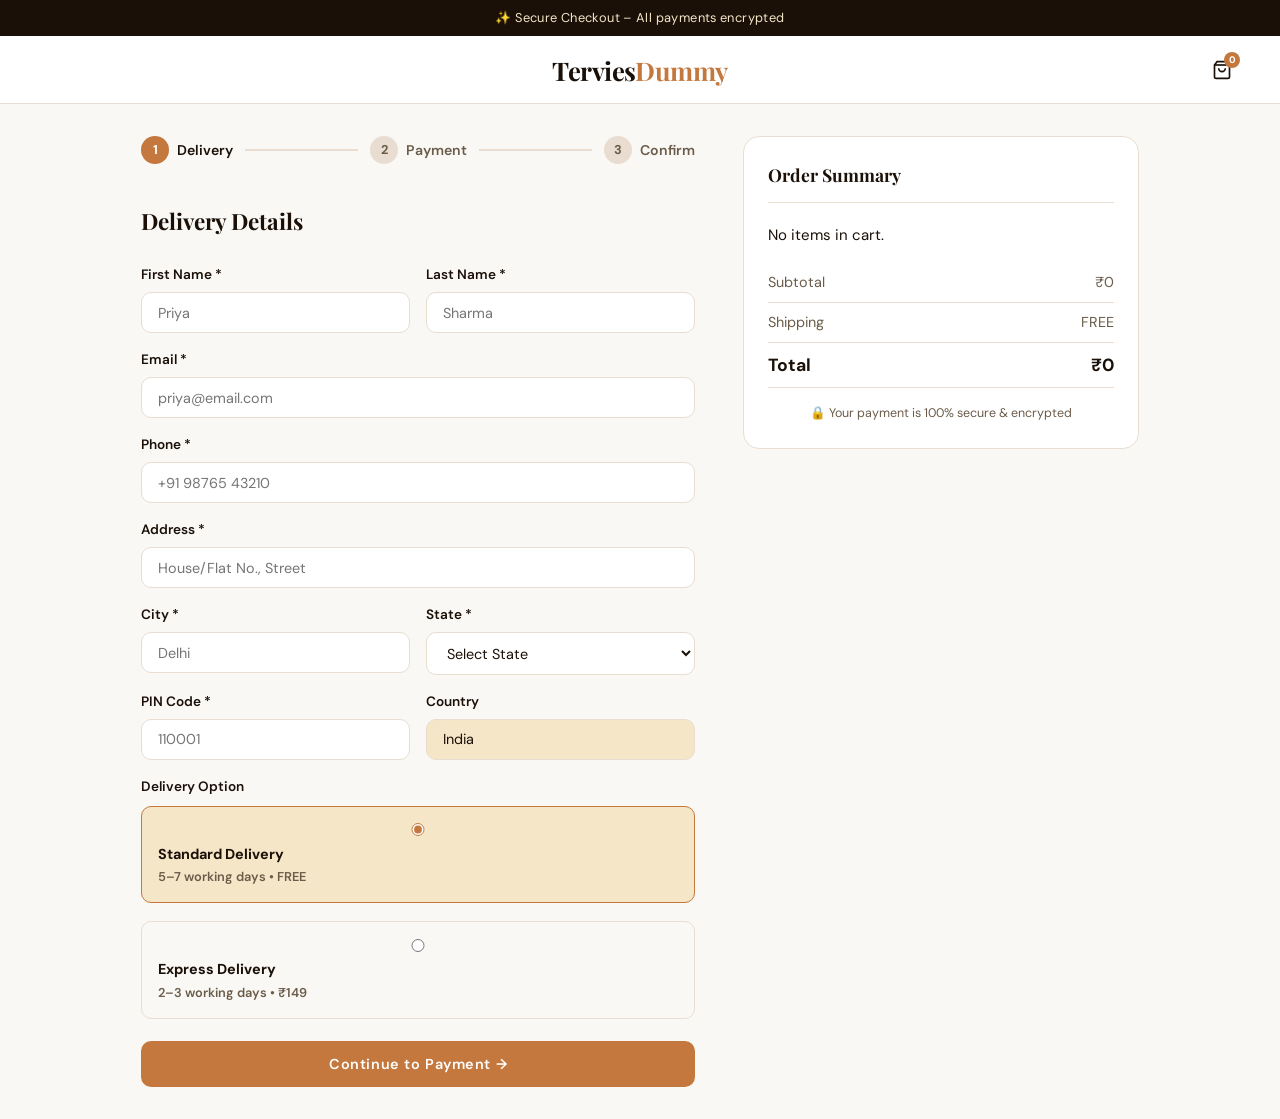
<file: checkout.html>
<!DOCTYPE html>
<html lang="en">
<head>
  <meta charset="UTF-8"/>
  <meta name="viewport" content="width=device-width, initial-scale=1.0"/>
  <title>Checkout – TerviesDummy</title>
  <link rel="stylesheet" href="style.css"/>
  <link href="https://fonts.googleapis.com/css2?family=Playfair+Display:ital,wght@0,400;0,600;0,700;1,400&family=DM+Sans:wght@300;400;500;600&display=swap" rel="stylesheet"/>
</head>
<body>
<div class="announce-bar"><p>✨ Secure Checkout – All payments encrypted</p></div>
<header class="navbar" id="navbar">
  <div class="nav-left"></div>
  <a href="index.html" class="logo">Tervies<span>Dummy</span></a>
  <div class="nav-right">
    <button class="icon-btn cart-btn" onclick="toggleCart()"><svg width="20" height="20" fill="none" stroke="currentColor" stroke-width="2" viewBox="0 0 24 24"><path d="M6 2L3 6v14a2 2 0 0 0 2 2h14a2 2 0 0 0 2-2V6l-3-4z"/><line x1="3" y1="6" x2="21" y2="6"/><path d="M16 10a4 4 0 0 1-8 0"/></svg><span class="badge" id="cartBadge">0</span></button>
  </div>
</header>

<div class="checkout-layout">
  <!-- LEFT: FORM -->
  <div class="checkout-form-col">
    <!-- STEPS -->
    <div class="checkout-steps">
      <div class="step active" id="step1btn"><span>1</span> Delivery</div>
      <div class="step-line"></div>
      <div class="step" id="step2btn"><span>2</span> Payment</div>
      <div class="step-line"></div>
      <div class="step" id="step3btn"><span>3</span> Confirm</div>
    </div>

    <!-- STEP 1: DELIVERY -->
    <div id="step1" class="checkout-step-content">
      <h2>Delivery Details</h2>
      <div class="form-row">
        <div class="form-group"><label>First Name *</label><input type="text" id="firstName" placeholder="Priya"/></div>
        <div class="form-group"><label>Last Name *</label><input type="text" id="lastName" placeholder="Sharma"/></div>
      </div>
      <div class="form-group"><label>Email *</label><input type="email" id="email" placeholder="priya@email.com"/></div>
      <div class="form-group"><label>Phone *</label><input type="tel" id="phone" placeholder="+91 98765 43210"/></div>
      <div class="form-group"><label>Address *</label><input type="text" id="address" placeholder="House/Flat No., Street"/></div>
      <div class="form-row">
        <div class="form-group"><label>City *</label><input type="text" id="city" placeholder="Delhi"/></div>
        <div class="form-group"><label>State *</label>
          <select id="state">
            <option value="">Select State</option>
            <option>Andhra Pradesh</option><option>Delhi</option><option>Gujarat</option><option>Karnataka</option>
            <option>Maharashtra</option><option>Rajasthan</option><option>Tamil Nadu</option><option>Uttar Pradesh</option><option>West Bengal</option>
          </select>
        </div>
      </div>
      <div class="form-row">
        <div class="form-group"><label>PIN Code *</label><input type="text" id="pin" placeholder="110001" maxlength="6"/></div>
        <div class="form-group"><label>Country</label><input type="text" value="India" readonly/></div>
      </div>
      <div class="form-group">
        <label>Delivery Option</label>
        <div class="delivery-options">
          <label class="delivery-opt selected"><input type="radio" name="delivery" value="standard" checked/><div><strong>Standard Delivery</strong><span>5–7 working days • FREE</span></div></label>
          <label class="delivery-opt"><input type="radio" name="delivery" value="express"/><div><strong>Express Delivery</strong><span>2–3 working days • ₹149</span></div></label>
        </div>
      </div>
      <button class="btn-primary" style="width:100%" onclick="goStep(2)">Continue to Payment →</button>
    </div>

    <!-- STEP 2: PAYMENT -->
    <div id="step2" class="checkout-step-content" style="display:none">
      <h2>Payment Method</h2>
      <div class="payment-options">
        <label class="pay-opt selected"><input type="radio" name="payment" value="upi" checked/><span>📱 UPI / PhonePe / GPay</span></label>
        <label class="pay-opt"><input type="radio" name="payment" value="card"/><span>💳 Credit / Debit Card</span></label>
        <label class="pay-opt"><input type="radio" name="payment" value="netbanking"/><span>🏦 Net Banking</span></label>
        <label class="pay-opt"><input type="radio" name="payment" value="cod"/><span>💵 Cash on Delivery</span></label>
      </div>

      <div id="upiForm" class="pay-form">
        <div class="form-group"><label>UPI ID</label><input type="text" placeholder="yourname@upi"/></div>
      </div>
      <div id="cardForm" class="pay-form" style="display:none">
        <div class="form-group"><label>Card Number</label><input type="text" placeholder="1234 5678 9012 3456" maxlength="19"/></div>
        <div class="form-row">
          <div class="form-group"><label>Expiry</label><input type="text" placeholder="MM/YY" maxlength="5"/></div>
          <div class="form-group"><label>CVV</label><input type="text" placeholder="123" maxlength="3"/></div>
        </div>
        <div class="form-group"><label>Name on Card</label><input type="text" placeholder="PRIYA SHARMA"/></div>
      </div>

      <div class="form-group" style="margin-top:1.5rem">
        <label>Coupon Code</label>
        <div style="display:flex;gap:.5rem">
          <input type="text" id="couponInput" placeholder="TERVIES10" style="flex:1"/>
          <button class="btn-outline" onclick="applyCoupon()">Apply</button>
        </div>
        <p id="couponMsg" style="font-size:.8rem;margin-top:.3rem"></p>
      </div>

      <div style="display:flex;gap:1rem;margin-top:1rem">
        <button class="btn-outline" onclick="goStep(1)">← Back</button>
        <button class="btn-primary" style="flex:1" onclick="goStep(3)">Review Order →</button>
      </div>
    </div>

    <!-- STEP 3: CONFIRM -->
    <div id="step3" class="checkout-step-content" style="display:none">
      <h2>Order Review</h2>
      <div class="confirm-section">
        <h4>Delivery To</h4>
        <p id="confirmAddr">—</p>
      </div>
      <div class="confirm-section">
        <h4>Items</h4>
        <div id="confirmItems"></div>
      </div>
      <div style="display:flex;gap:1rem;margin-top:1.5rem">
        <button class="btn-outline" onclick="goStep(2)">← Back</button>
        <button class="btn-primary" style="flex:1" onclick="placeOrder()">🔒 Place Order</button>
      </div>
    </div>

    <!-- SUCCESS -->
    <div id="orderSuccess" class="checkout-step-content" style="display:none;text-align:center;padding:3rem 1rem">
      <div style="font-size:4rem">🎉</div>
      <h2>Order Placed Successfully!</h2>
      <p>Your order <strong id="orderNumber"></strong> has been placed. You'll receive a confirmation email shortly.</p>
      <a href="collection.html" class="btn-primary" style="display:inline-block;margin-top:1.5rem">Continue Shopping</a>
    </div>
  </div>

  <!-- RIGHT: ORDER SUMMARY -->
  <div class="checkout-summary-col">
    <h3>Order Summary</h3>
    <div id="checkoutItems"></div>
    <div class="summary-lines">
      <div><span>Subtotal</span><span id="summarySubtotal">₹0</span></div>
      <div><span>Shipping</span><span id="summaryShipping">FREE</span></div>
      <div id="summaryDiscountRow" style="display:none;color:#27ae60"><span>Discount</span><span id="summaryDiscount">-₹0</span></div>
      <div class="summary-total"><span>Total</span><span id="summaryTotal">₹0</span></div>
    </div>
    <p class="secure-note">🔒 Your payment is 100% secure & encrypted</p>
  </div>
</div>

<div class="toast" id="toast"></div>
<script src="data.js"></script>
<script src="app.js"></script>
<script>
  window.addEventListener('DOMContentLoaded', () => { initCheckout(); });
</script>
</body>
</html>
</file>
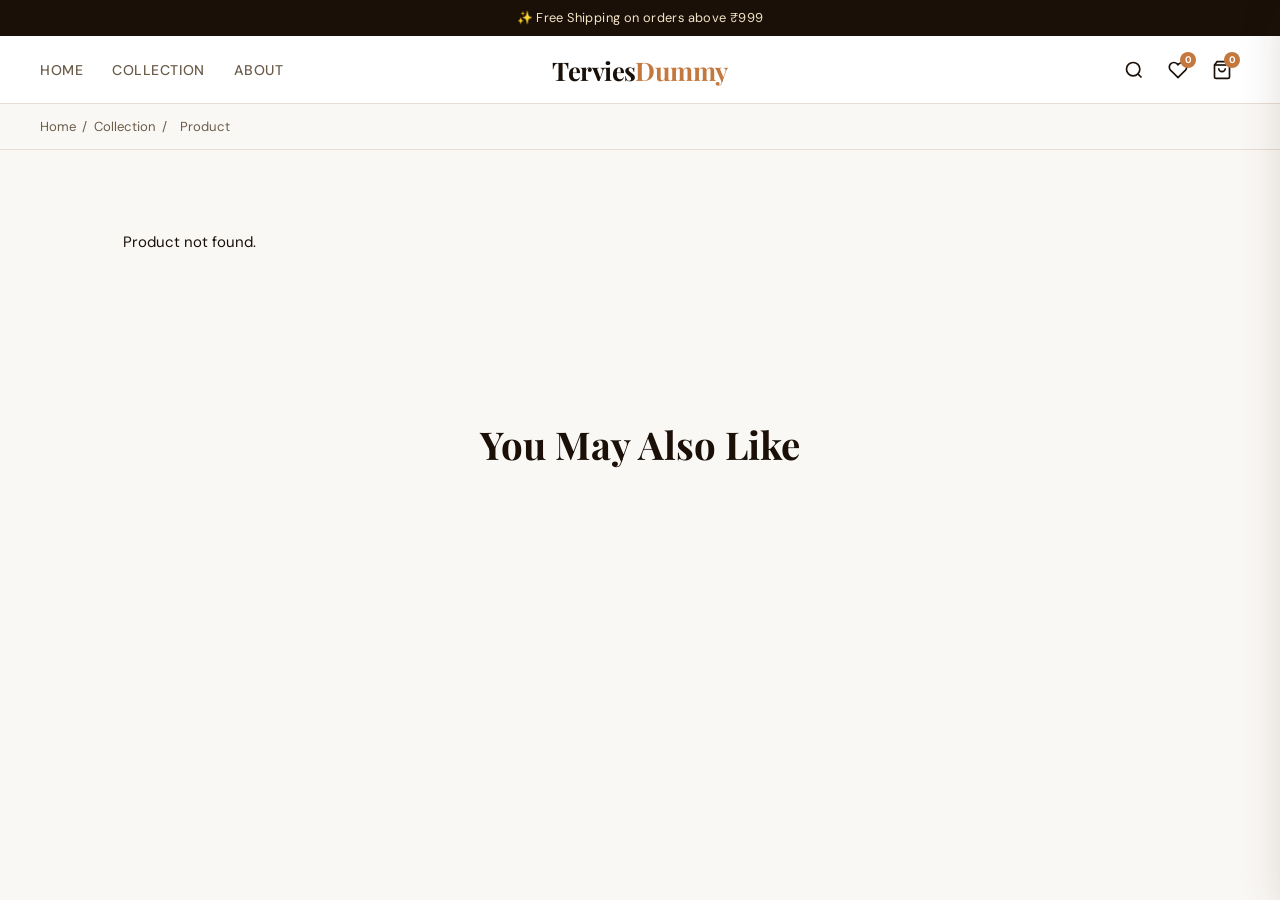
<file: product.html>
<!DOCTYPE html>
<html lang="en">
<head>
  <meta charset="UTF-8"/>
  <meta name="viewport" content="width=device-width, initial-scale=1.0"/>
  <title>Product – TerviesDummy</title>
  <link rel="stylesheet" href="style.css"/>
  <link href="https://fonts.googleapis.com/css2?family=Playfair+Display:ital,wght@0,400;0,600;0,700;1,400&family=DM+Sans:wght@300;400;500;600&display=swap" rel="stylesheet"/>
</head>
<body>
<div class="announce-bar"><p>✨ Free Shipping on orders above ₹999</p></div>
<header class="navbar" id="navbar">
  <div class="nav-left">
    <button class="hamburger" id="hamburger"><span></span><span></span><span></span></button>
    <nav class="nav-links" id="navLinks">
      <a href="index.html">Home</a><a href="collection.html">Collection</a><a href="index.html#about">About</a>
    </nav>
  </div>
  <a href="index.html" class="logo">Tervies<span>Dummy</span></a>
  <div class="nav-right">
    <button class="icon-btn" id="searchToggle"><svg width="20" height="20" fill="none" stroke="currentColor" stroke-width="2" viewBox="0 0 24 24"><circle cx="11" cy="11" r="8"/><line x1="21" y1="21" x2="16.65" y2="16.65"/></svg></button>
    <button class="icon-btn" onclick="location.href='wishlist.html'"><svg width="20" height="20" fill="none" stroke="currentColor" stroke-width="2" viewBox="0 0 24 24"><path d="M20.84 4.61a5.5 5.5 0 0 0-7.78 0L12 5.67l-1.06-1.06a5.5 5.5 0 0 0-7.78 7.78l1.06 1.06L12 21.23l7.78-7.78 1.06-1.06a5.5 5.5 0 0 0 0-7.78z"/></svg><span class="badge" id="wishBadge">0</span></button>
    <button class="icon-btn cart-btn" onclick="toggleCart()"><svg width="20" height="20" fill="none" stroke="currentColor" stroke-width="2" viewBox="0 0 24 24"><path d="M6 2L3 6v14a2 2 0 0 0 2 2h14a2 2 0 0 0 2-2V6l-3-4z"/><line x1="3" y1="6" x2="21" y2="6"/><path d="M16 10a4 4 0 0 1-8 0"/></svg><span class="badge" id="cartBadge">0</span></button>
  </div>
</header>
<div class="search-overlay" id="searchOverlay">
  <div class="search-box"><input type="text" id="searchInput" placeholder="Search…" oninput="liveSearch(this.value)"/><button onclick="closeSearch()">✕</button></div>
  <div class="search-results" id="searchResults"></div>
</div>
<div class="breadcrumb"><a href="index.html">Home</a><span>/</span><a href="collection.html">Collection</a><span>/</span><span id="pdpBreadcrumb">Product</span></div>

<!-- PRODUCT DETAIL -->
<div class="pdp-layout" id="pdpLayout">
  <div class="pdp-images" id="pdpImages">
    <div class="pdp-thumbnails" id="pdpThumbs"></div>
    <div class="pdp-main-img">
      <img id="pdpMainImg" src="" alt="Product"/>
      <button class="pdp-wish-btn" id="pdpWishBtn" onclick="toggleWishFromPDP()">♡</button>
    </div>
  </div>
  <div class="pdp-info">
    <span class="pdp-badge" id="pdpBadge"></span>
    <h1 id="pdpName"></h1>
    <div class="pdp-rating" id="pdpRating"></div>
    <div class="pdp-price" id="pdpPrice"></div>
    <p class="pdp-desc" id="pdpDesc"></p>

    <div class="pdp-meta" id="pdpMeta"></div>

    <div class="pdp-size-section">
      <div class="size-header"><span>Select Size</span><a href="#" class="size-guide-link">Size Guide</a></div>
      <div class="size-options" id="sizeOptions"></div>
    </div>

    <div class="pdp-qty">
      <span>Quantity:</span>
      <div class="qty-control">
        <button onclick="changeQty(-1)">−</button>
        <span id="pdpQty">1</span>
        <button onclick="changeQty(1)">+</button>
      </div>
    </div>

    <div class="pdp-actions">
      <button class="btn-primary pdp-cart-btn" onclick="addToPDPCart()">Add to Cart</button>
      <button class="btn-outline pdp-wish-action" id="pdpWishAction" onclick="toggleWishFromPDP()">♡ Wishlist</button>
    </div>
    <button class="btn-buy-now" onclick="buyNow()">Buy Now</button>

    <div class="pdp-guarantees">
      <div><span>🚚</span> Free shipping on this order</div>
      <div><span>🔄</span> 7-day easy returns</div>
      <div><span>🔒</span> Secure payment</div>
    </div>

    <div class="pdp-accordion">
      <div class="acc-item">
        <button class="acc-head" onclick="toggleAcc(this)">Product Details <span>+</span></button>
        <div class="acc-body" id="pdpDetails"></div>
      </div>
      <div class="acc-item">
        <button class="acc-head" onclick="toggleAcc(this)">Shipping & Returns <span>+</span></button>
        <div class="acc-body"><p>We offer free shipping on all orders above ₹999. Standard delivery takes 5–7 working days. Express delivery (2–3 days) available for ₹149 extra.</p><p>Returns accepted within 7 days of delivery. Item must be unworn and in original packaging.</p></div>
      </div>
      <div class="acc-item">
        <button class="acc-head" onclick="toggleAcc(this)">Care Instructions <span>+</span></button>
        <div class="acc-body"><p>Dry clean recommended. Do not bleach. Store in a cool, dry place. Keep away from direct sunlight to preserve colour vibrancy.</p></div>
      </div>
    </div>
  </div>
</div>

<!-- RELATED PRODUCTS -->
<section class="section">
  <div class="section-header"><h2>You May Also Like</h2></div>
  <div class="products-grid" id="relatedGrid"></div>
</section>

<!-- CART SIDEBAR -->
<div class="cart-overlay" id="cartOverlay" onclick="toggleCart()"></div>
<div class="cart-sidebar" id="cartSidebar">
  <div class="cart-header"><h3>Your Cart (<span id="cartCount">0</span>)</h3><button onclick="toggleCart()">✕</button></div>
  <div class="cart-items" id="cartItems"><div class="cart-empty"><p>🛍️ Your cart is empty</p></div></div>
  <div class="cart-footer" id="cartFooter" style="display:none">
    <div class="cart-total"><span>Total:</span><strong id="cartTotal">₹0</strong></div>
    <a href="checkout.html" class="btn-primary" style="width:100%;text-align:center;display:block">Proceed to Checkout</a>
    <button class="btn-outline" style="width:100%;margin-top:.5rem" onclick="clearCart()">Clear Cart</button>
  </div>
</div>
<div class="toast" id="toast"></div>
<script src="data.js"></script>
<script src="app.js"></script>
<script>
  window.addEventListener('DOMContentLoaded', () => {
    const params = new URLSearchParams(window.location.search);
    const id = parseInt(params.get('id'));
    loadPDP(id);
  });
</script>
</body>
</html>
</file>
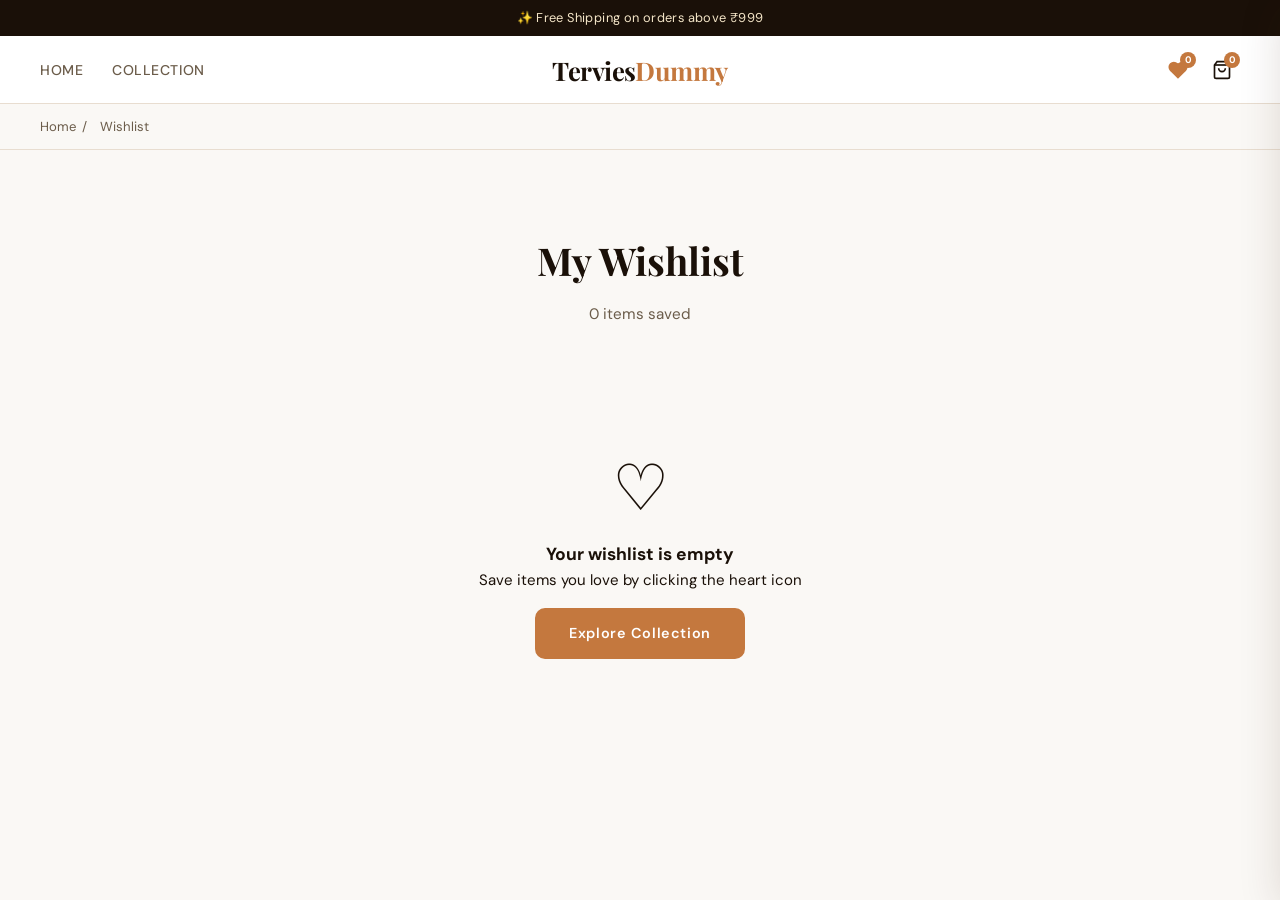
<file: wishlist.html>
<!DOCTYPE html>
<html lang="en">
<head>
  <meta charset="UTF-8"/>
  <meta name="viewport" content="width=device-width, initial-scale=1.0"/>
  <title>Wishlist – TerviesDummy</title>
  <link rel="stylesheet" href="style.css"/>
  <link href="https://fonts.googleapis.com/css2?family=Playfair+Display:ital,wght@0,400;0,600;0,700;1,400&family=DM+Sans:wght@300;400;500;600&display=swap" rel="stylesheet"/>
</head>
<body>
<div class="announce-bar"><p>✨ Free Shipping on orders above ₹999</p></div>
<header class="navbar" id="navbar">
  <div class="nav-left">
    <button class="hamburger" id="hamburger"><span></span><span></span><span></span></button>
    <nav class="nav-links" id="navLinks">
      <a href="index.html">Home</a><a href="collection.html">Collection</a>
    </nav>
  </div>
  <a href="index.html" class="logo">Tervies<span>Dummy</span></a>
  <div class="nav-right">
    <button class="icon-btn" onclick="location.href='wishlist.html'" style="color:var(--accent)">
      <svg width="20" height="20" fill="currentColor" stroke="currentColor" stroke-width="2" viewBox="0 0 24 24"><path d="M20.84 4.61a5.5 5.5 0 0 0-7.78 0L12 5.67l-1.06-1.06a5.5 5.5 0 0 0-7.78 7.78l1.06 1.06L12 21.23l7.78-7.78 1.06-1.06a5.5 5.5 0 0 0 0-7.78z"/></svg>
      <span class="badge" id="wishBadge">0</span>
    </button>
    <button class="icon-btn cart-btn" onclick="toggleCart()">
      <svg width="20" height="20" fill="none" stroke="currentColor" stroke-width="2" viewBox="0 0 24 24"><path d="M6 2L3 6v14a2 2 0 0 0 2 2h14a2 2 0 0 0 2-2V6l-3-4z"/><line x1="3" y1="6" x2="21" y2="6"/><path d="M16 10a4 4 0 0 1-8 0"/></svg>
      <span class="badge" id="cartBadge">0</span>
    </button>
  </div>
</header>

<div class="breadcrumb"><a href="index.html">Home</a><span>/</span><span>Wishlist</span></div>

<section class="section">
  <div class="section-header">
    <h2>My Wishlist</h2>
    <p id="wishlistCount">0 items saved</p>
  </div>
  <div id="wishlistEmpty" style="text-align:center;padding:4rem;display:none">
    <div style="font-size:4rem">♡</div>
    <h3>Your wishlist is empty</h3>
    <p>Save items you love by clicking the heart icon</p>
    <a href="collection.html" class="btn-primary" style="display:inline-block;margin-top:1rem">Explore Collection</a>
  </div>
  <div class="products-grid" id="wishlistGrid"></div>
  <div id="wishlistActions" style="display:none;text-align:center;margin-top:2rem">
    <button class="btn-primary" onclick="addAllWishToCart()">Add All to Cart</button>
    <button class="btn-outline" style="margin-left:1rem" onclick="clearWishlist()">Clear Wishlist</button>
  </div>
</section>

<div class="cart-overlay" id="cartOverlay" onclick="toggleCart()"></div>
<div class="cart-sidebar" id="cartSidebar">
  <div class="cart-header"><h3>Your Cart (<span id="cartCount">0</span>)</h3><button onclick="toggleCart()">✕</button></div>
  <div class="cart-items" id="cartItems"><div class="cart-empty"><p>🛍️ Your cart is empty</p></div></div>
  <div class="cart-footer" id="cartFooter" style="display:none">
    <div class="cart-total"><span>Total:</span><strong id="cartTotal">₹0</strong></div>
    <a href="checkout.html" class="btn-primary" style="width:100%;text-align:center;display:block">Proceed to Checkout</a>
    <button class="btn-outline" style="width:100%;margin-top:.5rem" onclick="clearCart()">Clear Cart</button>
  </div>
</div>
<div class="toast" id="toast"></div>
<script src="data.js"></script>
<script src="app.js"></script>
<script>window.addEventListener('DOMContentLoaded', renderWishlistPage);</script>
</body>
</html>
</file>
<file: style.css>
/* ============================================================
   TerviesDummy – Complete Stylesheet
   ============================================================ */

:root {
  --bg: #faf8f5;
  --surface: #ffffff;
  --text: #1a1008;
  --text-muted: #6b5c4a;
  --accent: #c4783e;
  --accent-dark: #9e5c28;
  --accent-light: #f5e6c8;
  --gold: #d4af72;
  --border: #e8ddd0;
  --shadow: 0 2px 20px rgba(60,30,10,0.08);
  --shadow-lg: 0 8px 40px rgba(60,30,10,0.14);
  --radius: 10px;
  --radius-lg: 16px;
  --nav-h: 68px;
  --font-display: 'Playfair Display', Georgia, serif;
  --font-body: 'DM Sans', sans-serif;
  --transition: 0.25s ease;
}

*, *::before, *::after { box-sizing: border-box; margin: 0; padding: 0; }

html { scroll-behavior: smooth; }

body {
  font-family: var(--font-body);
  background: var(--bg);
  color: var(--text);
  font-size: 15px;
  line-height: 1.6;
  overflow-x: hidden;
}

img { display: block; max-width: 100%; object-fit: cover; }
a { text-decoration: none; color: inherit; }
button { cursor: pointer; border: none; background: none; font-family: inherit; }
input, select, textarea { font-family: inherit; }

/* ── ANNOUNCE BAR ─────────────────────────────────────────── */
.announce-bar {
  background: var(--text);
  color: #f5e6c8;
  text-align: center;
  padding: .5rem 1rem;
  font-size: .8rem;
  letter-spacing: .03em;
}
.announce-bar strong { color: var(--gold); }

/* ── NAVBAR ───────────────────────────────────────────────── */
.navbar {
  position: sticky;
  top: 0;
  z-index: 100;
  display: flex;
  align-items: center;
  justify-content: space-between;
  padding: 0 2.5rem;
  height: var(--nav-h);
  background: var(--surface);
  border-bottom: 1px solid var(--border);
  transition: box-shadow var(--transition);
}
.navbar.scrolled { box-shadow: var(--shadow-lg); }

.nav-left { display: flex; align-items: center; gap: 2rem; flex: 1; }
.nav-right { display: flex; align-items: center; gap: .5rem; flex: 1; justify-content: flex-end; }

.logo {
  font-family: var(--font-display);
  font-size: 1.6rem;
  font-weight: 700;
  color: var(--text);
  letter-spacing: -.02em;
  position: absolute;
  left: 50%;
  transform: translateX(-50%);
}
.logo span { color: var(--accent); }

.nav-links { display: flex; gap: 1.8rem; }
.nav-links a {
  font-size: .88rem;
  font-weight: 500;
  color: var(--text-muted);
  letter-spacing: .04em;
  text-transform: uppercase;
  transition: color var(--transition);
  position: relative;
}
.nav-links a::after {
  content: '';
  position: absolute;
  bottom: -4px; left: 0;
  width: 0; height: 2px;
  background: var(--accent);
  transition: width var(--transition);
}
.nav-links a:hover, .nav-links a.active { color: var(--text); }
.nav-links a:hover::after, .nav-links a.active::after { width: 100%; }

.icon-btn {
  position: relative;
  padding: .5rem;
  border-radius: 50%;
  color: var(--text);
  transition: background var(--transition), color var(--transition);
  display: flex;
  align-items: center;
  justify-content: center;
}
.icon-btn:hover { background: var(--accent-light); color: var(--accent); }

.badge {
  position: absolute;
  top: 0; right: 0;
  background: var(--accent);
  color: #fff;
  font-size: .6rem;
  font-weight: 700;
  width: 16px; height: 16px;
  border-radius: 50%;
  display: flex; align-items: center; justify-content: center;
}

.hamburger { display: none; flex-direction: column; gap: 5px; padding: 6px; }
.hamburger span {
  display: block; width: 22px; height: 2px;
  background: var(--text);
  transition: all var(--transition);
}
.hamburger.open span:nth-child(1) { transform: translateY(7px) rotate(45deg); }
.hamburger.open span:nth-child(2) { opacity: 0; }
.hamburger.open span:nth-child(3) { transform: translateY(-7px) rotate(-45deg); }

/* ── SEARCH OVERLAY ───────────────────────────────────────── */
.search-overlay {
  position: fixed;
  inset: 0;
  background: rgba(26,16,8,.85);
  backdrop-filter: blur(8px);
  z-index: 500;
  display: none;
  flex-direction: column;
  align-items: center;
  padding-top: 8rem;
}
.search-overlay.active { display: flex; }

.search-box {
  display: flex;
  width: min(600px, 90vw);
  background: var(--surface);
  border-radius: var(--radius);
  overflow: hidden;
  box-shadow: var(--shadow-lg);
}
.search-box input {
  flex: 1; padding: 1rem 1.5rem;
  font-size: 1rem; border: none; outline: none;
  background: transparent;
}
.search-box button {
  padding: 0 1.5rem;
  font-size: 1.2rem;
  color: var(--text-muted);
  transition: color var(--transition);
}
.search-box button:hover { color: var(--accent); }

.search-results {
  width: min(600px, 90vw);
  background: var(--surface);
  border-radius: var(--radius);
  margin-top: .5rem;
  overflow: hidden;
  box-shadow: var(--shadow-lg);
}
.search-hit {
  display: flex; align-items: center; gap: 1rem;
  padding: .75rem 1.5rem;
  border-bottom: 1px solid var(--border);
  transition: background var(--transition);
}
.search-hit:hover { background: var(--accent-light); }
.search-hit img { width: 48px; height: 56px; border-radius: 6px; }
.search-hit strong { display: block; font-size: .9rem; }
.search-hit span { color: var(--accent); font-size: .85rem; font-weight: 600; }
.no-results { padding: 1rem 1.5rem; color: var(--text-muted); }

/* ── BREADCRUMB ───────────────────────────────────────────── */
.breadcrumb {
  padding: .75rem 2.5rem;
  font-size: .82rem;
  color: var(--text-muted);
  border-bottom: 1px solid var(--border);
}
.breadcrumb a:hover { color: var(--accent); }
.breadcrumb span { margin: 0 .4rem; }

/* ── HERO ─────────────────────────────────────────────────── */
.hero {
  position: relative;
  height: calc(100vh - var(--nav-h) - 2rem);
  min-height: 500px;
  overflow: hidden;
}
.hero-slides { height: 100%; }
.slide {
  position: absolute;
  inset: 0;
  display: flex;
  align-items: center;
  padding: 4rem 6vw;
  opacity: 0;
  transition: opacity .8s ease;
  gap: 3rem;
}
.slide.active { opacity: 1; }
.slide-content { flex: 1; max-width: 520px; z-index: 1; }
.slide-label {
  display: inline-block;
  background: rgba(255,255,255,.15);
  color: #f5e6c8;
  font-size: .78rem;
  font-weight: 600;
  letter-spacing: .12em;
  text-transform: uppercase;
  padding: .4rem 1rem;
  border-radius: 20px;
  margin-bottom: 1.2rem;
  border: 1px solid rgba(255,255,255,.2);
}
.slide-content h1 {
  font-family: var(--font-display);
  font-size: clamp(2.4rem, 5vw, 3.8rem);
  font-weight: 700;
  color: #f5e6c8;
  line-height: 1.1;
  margin-bottom: 1rem;
}
.slide-content h1 em {
  font-style: italic;
  color: var(--gold);
}
.slide-content p {
  color: rgba(245,230,200,.75);
  font-size: 1.05rem;
  margin-bottom: 2rem;
}
.hero-btns { display: flex; gap: 1rem; flex-wrap: wrap; }
.slide-img { flex: 1; max-width: 420px; }
.slide-img img {
  width: 100%; height: 480px;
  border-radius: var(--radius-lg);
  box-shadow: 0 20px 60px rgba(0,0,0,.3);
  object-position: top;
}

.slide-arrow {
  position: absolute;
  top: 50%; transform: translateY(-50%);
  background: rgba(255,255,255,.15);
  color: #fff;
  border: 1px solid rgba(255,255,255,.3);
  width: 48px; height: 48px;
  border-radius: 50%;
  font-size: 1.5rem;
  display: flex; align-items: center; justify-content: center;
  z-index: 10;
  transition: background var(--transition);
  backdrop-filter: blur(4px);
}
.slide-arrow:hover { background: rgba(255,255,255,.3); }
.slide-arrow.prev { left: 1.5rem; }
.slide-arrow.next { right: 1.5rem; }

.slide-dots {
  position: absolute;
  bottom: 1.5rem; left: 50%;
  transform: translateX(-50%);
  display: flex; gap: .6rem;
  z-index: 10;
}
.dot {
  width: 8px; height: 8px;
  border-radius: 50%;
  background: rgba(255,255,255,.4);
  transition: all var(--transition);
}
.dot.active {
  background: #fff;
  width: 24px;
  border-radius: 4px;
}

/* ── TRUST BAR ────────────────────────────────────────────── */
.trust-bar {
  display: flex;
  justify-content: center;
  gap: 3rem;
  padding: 1.5rem 2rem;
  background: var(--surface);
  border-bottom: 1px solid var(--border);
  flex-wrap: wrap;
}
.trust-item {
  display: flex; align-items: center; gap: .75rem;
}
.trust-item span { font-size: 1.6rem; }
.trust-item strong { display: block; font-size: .9rem; }
.trust-item p { font-size: .8rem; color: var(--text-muted); margin: 0; }

/* ── SECTIONS ─────────────────────────────────────────────── */
.section { padding: 5rem 4vw; }
.section.bg-light { background: var(--accent-light); }
.section-header { text-align: center; margin-bottom: 3rem; }
.section-header h2 {
  font-family: var(--font-display);
  font-size: clamp(1.8rem, 3vw, 2.6rem);
  font-weight: 700;
  margin-bottom: .6rem;
}
.section-header p { color: var(--text-muted); font-size: .95rem; }
.section-label {
  display: inline-block;
  color: var(--accent);
  font-size: .78rem;
  font-weight: 600;
  letter-spacing: .12em;
  text-transform: uppercase;
  margin-bottom: .75rem;
}

/* ── CATEGORY GRID ────────────────────────────────────────── */
.cat-grid {
  display: grid;
  grid-template-columns: 2fr 1fr 1fr;
  grid-template-rows: 200px 200px;
  gap: 1rem;
  max-width: 1200px;
  margin: 0 auto;
}
.cat-card {
  position: relative;
  overflow: hidden;
  border-radius: var(--radius);
  display: block;
}
.cat-card.big { grid-row: 1 / 3; }
.cat-card img {
  width: 100%; height: 100%;
  transition: transform .5s ease;
}
.cat-card:hover img { transform: scale(1.06); }
.cat-overlay {
  position: absolute;
  inset: 0;
  background: linear-gradient(to top, rgba(26,16,8,.7) 0%, transparent 60%);
  display: flex;
  flex-direction: column;
  align-items: center;
  justify-content: flex-end;
  padding: 1.2rem;
  text-align: center;
}
.cat-overlay span {
  font-family: var(--font-display);
  font-size: 1.3rem;
  font-weight: 700;
  color: #fff;
}
.cat-overlay em {
  font-style: normal;
  font-size: .78rem;
  color: rgba(255,255,255,.7);
}

/* ── PRODUCT CARDS ────────────────────────────────────────── */
.products-grid {
  display: grid;
  grid-template-columns: repeat(4, 1fr);
  gap: 1.5rem;
}
.products-grid.cols-2 { grid-template-columns: repeat(2, 1fr); }
.products-grid.cols-3 { grid-template-columns: repeat(3, 1fr); }
.products-grid.cols-4 { grid-template-columns: repeat(4, 1fr); }

.product-card {
  background: var(--surface);
  border-radius: var(--radius);
  overflow: hidden;
  border: 1px solid var(--border);
  transition: box-shadow var(--transition), transform var(--transition);
}
.product-card:hover {
  box-shadow: var(--shadow-lg);
  transform: translateY(-3px);
}

.product-img-wrap {
  position: relative;
  overflow: hidden;
  aspect-ratio: 3/4;
}
.product-img-wrap > a { display: block; width: 100%; height: 100%; }
.product-img-wrap img {
  width: 100%; height: 100%;
  transition: opacity var(--transition);
}
.hover-img {
  position: absolute;
  inset: 0;
  opacity: 0;
}
.product-card:hover .hover-img { opacity: 1; }
.product-card:hover .product-img-wrap > a > img:first-child { opacity: 0; }

.product-badge {
  position: absolute;
  top: .75rem; left: .75rem;
  background: var(--text);
  color: #f5e6c8;
  font-size: .68rem;
  font-weight: 700;
  letter-spacing: .06em;
  text-transform: uppercase;
  padding: .3rem .7rem;
  border-radius: 20px;
}
.product-disc {
  position: absolute;
  top: .75rem; right: .75rem;
  background: var(--accent);
  color: #fff;
  font-size: .68rem;
  font-weight: 700;
  padding: .3rem .6rem;
  border-radius: 20px;
}
.product-wish {
  position: absolute;
  bottom: 3rem; right: .75rem;
  background: rgba(255,255,255,.9);
  width: 34px; height: 34px;
  border-radius: 50%;
  font-size: 1rem;
  display: flex; align-items: center; justify-content: center;
  transition: all var(--transition);
  opacity: 0;
  color: var(--text);
}
.product-card:hover .product-wish { opacity: 1; }
.product-wish.active, .product-wish:hover { background: var(--accent); color: #fff; }

.product-quick {
  position: absolute;
  bottom: 0; left: 0; right: 0;
  background: rgba(26,16,8,.85);
  color: #f5e6c8;
  font-size: .78rem;
  font-weight: 600;
  letter-spacing: .06em;
  text-transform: uppercase;
  padding: .65rem;
  text-align: center;
  transform: translateY(100%);
  transition: transform var(--transition);
}
.product-card:hover .product-quick { transform: translateY(0); }

.product-info { padding: 1rem 1rem .75rem; }
.product-cat {
  font-size: .72rem;
  font-weight: 600;
  color: var(--accent);
  text-transform: uppercase;
  letter-spacing: .06em;
  display: block;
  margin-bottom: .25rem;
}
.product-info h3 {
  font-family: var(--font-display);
  font-size: .95rem;
  font-weight: 600;
  line-height: 1.3;
  margin-bottom: .4rem;
  display: -webkit-box;
  -webkit-line-clamp: 2;
  -webkit-box-orient: vertical;
  overflow: hidden;
}
.product-info h3:hover { color: var(--accent); }

.product-rating { display: flex; align-items: center; gap: .4rem; margin-bottom: .5rem; }
.stars { color: var(--gold); font-size: .85rem; }
.rev-count { font-size: .78rem; color: var(--text-muted); }

.product-price { display: flex; align-items: center; gap: .5rem; margin-bottom: .75rem; }
.price { font-size: 1.05rem; font-weight: 700; color: var(--text); }
.orig-price { font-size: .85rem; color: var(--text-muted); text-decoration: line-through; }

.product-add-cart {
  width: 100%;
  padding: .6rem;
  background: var(--text);
  color: #f5e6c8;
  border-radius: var(--radius);
  font-size: .82rem;
  font-weight: 600;
  letter-spacing: .04em;
  text-transform: uppercase;
  transition: background var(--transition);
}
.product-add-cart:hover { background: var(--accent); }

/* ── BUTTONS ──────────────────────────────────────────────── */
.btn-primary {
  display: inline-block;
  padding: .75rem 2rem;
  background: var(--accent);
  color: #fff;
  font-weight: 600;
  font-size: .9rem;
  letter-spacing: .04em;
  border-radius: var(--radius);
  transition: background var(--transition), transform var(--transition);
  border: 2px solid var(--accent);
  cursor: pointer;
}
.btn-primary:hover { background: var(--accent-dark); border-color: var(--accent-dark); transform: translateY(-1px); }

.btn-outline {
  display: inline-block;
  padding: .75rem 2rem;
  background: transparent;
  color: var(--text);
  font-weight: 600;
  font-size: .9rem;
  letter-spacing: .04em;
  border-radius: var(--radius);
  border: 2px solid var(--border);
  transition: all var(--transition);
  cursor: pointer;
}
.btn-outline:hover { border-color: var(--accent); color: var(--accent); }

.btn-link { background: none; border: none; color: var(--accent); text-decoration: underline; cursor: pointer; }

/* ── OFFER BANNER ─────────────────────────────────────────── */
.offer-banner {
  background: linear-gradient(135deg, #3d0c11 0%, #7b2d3a 60%, #c4783e 100%);
  padding: 4rem 6vw;
  display: flex;
  align-items: center;
  justify-content: space-between;
  gap: 3rem;
  flex-wrap: wrap;
}
.offer-content h3 {
  color: rgba(245,230,200,.7);
  font-size: .9rem;
  text-transform: uppercase;
  letter-spacing: .12em;
  margin-bottom: .5rem;
}
.offer-content h2 {
  font-family: var(--font-display);
  font-size: clamp(2rem, 5vw, 3.5rem);
  color: #f5e6c8;
  margin-bottom: .75rem;
}
.offer-content h2 span { color: var(--gold); }
.offer-content p { color: rgba(245,230,200,.75); margin-bottom: 1.5rem; }

.offer-countdown { display: flex; gap: 1.5rem; }
.countdown-box {
  background: rgba(255,255,255,.1);
  border: 1px solid rgba(255,255,255,.2);
  border-radius: var(--radius);
  padding: 1.2rem 1.5rem;
  text-align: center;
  min-width: 80px;
  backdrop-filter: blur(4px);
}
.countdown-box span {
  display: block;
  font-family: var(--font-display);
  font-size: 2.2rem;
  font-weight: 700;
  color: var(--gold);
  line-height: 1;
}
.countdown-box label {
  display: block;
  font-size: .72rem;
  color: rgba(245,230,200,.6);
  text-transform: uppercase;
  letter-spacing: .1em;
  margin-top: .3rem;
}

/* ── TESTIMONIALS ─────────────────────────────────────────── */
.testimonials {
  display: grid;
  grid-template-columns: repeat(3, 1fr);
  gap: 1.5rem;
  max-width: 1100px;
  margin: 0 auto;
}
.testi-card {
  background: var(--surface);
  border-radius: var(--radius);
  padding: 2rem;
  border: 1px solid var(--border);
  box-shadow: var(--shadow);
}
.testi-card .stars { color: var(--gold); font-size: 1.1rem; margin-bottom: 1rem; }
.testi-card p { color: var(--text-muted); font-size: .9rem; line-height: 1.7; margin-bottom: 1.2rem; }
.testi-author strong { display: block; font-weight: 600; }
.testi-author span { font-size: .82rem; color: var(--text-muted); }

/* ── ABOUT ────────────────────────────────────────────────── */
.about-grid {
  display: grid;
  grid-template-columns: 1fr 1fr;
  gap: 5rem;
  align-items: center;
  max-width: 1100px;
  margin: 0 auto;
}
.about-img img { border-radius: var(--radius-lg); height: 480px; width: 100%; }
.about-text h2 {
  font-family: var(--font-display);
  font-size: clamp(1.6rem, 2.5vw, 2.2rem);
  margin-bottom: 1.2rem;
}
.about-text p { color: var(--text-muted); margin-bottom: 1rem; line-height: 1.8; }
.about-text .btn-primary { margin-top: .5rem; }

/* ── INSTAGRAM ────────────────────────────────────────────── */
.insta-section { padding: 4rem 0; background: var(--surface); }
.insta-section .section-header { padding-bottom: 2rem; }
.insta-grid {
  display: grid;
  grid-template-columns: repeat(6, 1fr);
}
.insta-grid img {
  width: 100%; aspect-ratio: 1;
  filter: brightness(.95);
  transition: all .4s ease;
}
.insta-grid img:hover { filter: brightness(.75); transform: scale(1.03); z-index: 1; }

/* ── FOOTER ───────────────────────────────────────────────── */
.footer {
  background: var(--text);
  color: rgba(245,230,200,.7);
}
.footer-grid {
  display: grid;
  grid-template-columns: 2fr 1fr 1fr 1fr 1.5fr;
  gap: 3rem;
  padding: 4rem 4vw;
}
.footer-brand p { font-size: .88rem; line-height: 1.8; margin: 1rem 0 1.5rem; }
.social-links { display: flex; gap: 1rem; font-size: 1.2rem; }
.social-links a { transition: transform var(--transition); display: block; }
.social-links a:hover { transform: scale(1.2); }

.footer-col h4 {
  color: #f5e6c8;
  font-size: .85rem;
  font-weight: 700;
  text-transform: uppercase;
  letter-spacing: .1em;
  margin-bottom: 1rem;
}
.footer-col a, .footer-col p {
  display: block;
  font-size: .85rem;
  margin-bottom: .5rem;
  transition: color var(--transition);
}
.footer-col a:hover { color: var(--gold); }

.newsletter-form {
  display: flex;
  margin-top: .5rem;
}
.newsletter-form input {
  flex: 1;
  padding: .55rem .9rem;
  background: rgba(255,255,255,.08);
  border: 1px solid rgba(255,255,255,.15);
  border-right: none;
  border-radius: var(--radius) 0 0 var(--radius);
  color: #f5e6c8;
  font-size: .85rem;
}
.newsletter-form input::placeholder { color: rgba(245,230,200,.4); }
.newsletter-form button {
  padding: .55rem 1rem;
  background: var(--accent);
  color: #fff;
  font-weight: 700;
  border-radius: 0 var(--radius) var(--radius) 0;
  transition: background var(--transition);
}
.newsletter-form button:hover { background: var(--accent-dark); }

.footer-bottom {
  border-top: 1px solid rgba(255,255,255,.08);
  padding: 1.5rem 4vw;
  display: flex;
  align-items: center;
  justify-content: space-between;
  flex-wrap: wrap;
  gap: 1rem;
  font-size: .82rem;
}
.payment-icons { display: flex; gap: 1rem; font-size: .8rem; }

/* ── CART SIDEBAR ─────────────────────────────────────────── */
.cart-overlay {
  position: fixed; inset: 0;
  background: rgba(26,16,8,.5);
  z-index: 200;
  display: none;
}
.cart-overlay.active { display: block; }

.cart-sidebar {
  position: fixed;
  top: 0; right: 0;
  width: min(420px, 100vw);
  height: 100vh;
  background: var(--surface);
  z-index: 201;
  display: flex; flex-direction: column;
  transform: translateX(100%);
  transition: transform .35s ease;
  box-shadow: var(--shadow-lg);
}
.cart-sidebar.open { transform: translateX(0); }

.cart-header {
  display: flex; align-items: center; justify-content: space-between;
  padding: 1.5rem;
  border-bottom: 1px solid var(--border);
}
.cart-header h3 { font-family: var(--font-display); font-size: 1.1rem; }
.cart-header button { font-size: 1.2rem; color: var(--text-muted); padding: .3rem; }

.cart-items { flex: 1; overflow-y: auto; padding: 1rem; }
.cart-empty { text-align: center; padding: 3rem 1rem; }
.cart-empty p { font-size: 1.1rem; margin-bottom: 1rem; }

.cart-item {
  display: flex; gap: 1rem;
  padding: .75rem 0;
  border-bottom: 1px solid var(--border);
}
.cart-item img { width: 70px; height: 84px; border-radius: 6px; flex-shrink: 0; }
.cart-item-info { flex: 1; min-width: 0; }
.cart-item-info a { font-size: .9rem; font-weight: 600; display: block; margin-bottom: .2rem;
  white-space: nowrap; overflow: hidden; text-overflow: ellipsis; }
.cart-item-size { font-size: .78rem; color: var(--text-muted); display: block; margin-bottom: .5rem; }
.cart-item-bottom { display: flex; align-items: center; gap: .75rem; }
.cart-item-price { font-weight: 700; font-size: .9rem; }
.cart-remove { font-size: .8rem; color: var(--text-muted); margin-left: auto; transition: color var(--transition); }
.cart-remove:hover { color: #e74c3c; }

.cart-footer {
  padding: 1.5rem;
  border-top: 1px solid var(--border);
}
.cart-total {
  display: flex; justify-content: space-between;
  font-size: 1rem;
  margin-bottom: 1rem;
}
.cart-total strong { font-size: 1.2rem; }

/* ── QTY CONTROL ──────────────────────────────────────────── */
.qty-control {
  display: flex; align-items: center;
  border: 1px solid var(--border);
  border-radius: 6px;
  overflow: hidden;
}
.qty-control button {
  width: 32px; height: 32px;
  font-size: 1.1rem;
  display: flex; align-items: center; justify-content: center;
  transition: background var(--transition);
  color: var(--text);
}
.qty-control button:hover { background: var(--accent-light); }
.qty-control span { padding: 0 .75rem; font-weight: 600; min-width: 40px; text-align: center; }
.qty-control.small button { width: 26px; height: 26px; font-size: .9rem; }
.qty-control.small span { padding: 0 .5rem; min-width: 30px; font-size: .85rem; }

/* ── TOAST ────────────────────────────────────────────────── */
.toast {
  position: fixed;
  bottom: 2rem; right: 2rem;
  background: var(--text);
  color: #f5e6c8;
  padding: .9rem 1.5rem;
  border-radius: var(--radius);
  font-size: .9rem;
  font-weight: 500;
  box-shadow: var(--shadow-lg);
  z-index: 999;
  transform: translateY(100px);
  opacity: 0;
  transition: all .3s ease;
  max-width: 320px;
}
.toast.show { transform: translateY(0); opacity: 1; }

/* ── COLLECTION PAGE ──────────────────────────────────────── */
.collection-layout {
  display: flex;
  max-width: 1400px;
  margin: 0 auto;
  padding: 2rem;
  gap: 2rem;
  align-items: flex-start;
}

.filters-sidebar {
  width: 260px;
  flex-shrink: 0;
  background: var(--surface);
  border: 1px solid var(--border);
  border-radius: var(--radius);
  padding: 1.5rem;
  position: sticky;
  top: calc(var(--nav-h) + 2rem);
  max-height: calc(100vh - var(--nav-h) - 4rem);
  overflow-y: auto;
}

.filter-header {
  display: flex; align-items: center; justify-content: space-between;
  margin-bottom: 1.5rem;
  padding-bottom: 1rem;
  border-bottom: 1px solid var(--border);
}
.filter-header h3 { font-family: var(--font-display); font-size: 1.1rem; }
.clear-filters { font-size: .8rem; color: var(--accent); font-weight: 600; }

.filter-group { margin-bottom: 1.5rem; padding-bottom: 1.5rem; border-bottom: 1px solid var(--border); }
.filter-group:last-child { border-bottom: none; }
.filter-group h4 { font-size: .85rem; font-weight: 700; text-transform: uppercase; letter-spacing: .08em; margin-bottom: .75rem; }
.filter-group label {
  display: flex; align-items: center; gap: .5rem;
  font-size: .88rem; color: var(--text-muted);
  padding: .3rem 0; cursor: pointer;
  transition: color var(--transition);
}
.filter-group label:hover { color: var(--text); }
.filter-group input[type="checkbox"], .filter-group input[type="radio"] { accent-color: var(--accent); width: 14px; height: 14px; }

.color-swatches { display: flex; gap: .5rem; flex-wrap: wrap; }
.swatch {
  width: 28px; height: 28px;
  border-radius: 50%;
  cursor: pointer;
  transition: transform var(--transition), box-shadow var(--transition);
}
.swatch:hover, .swatch.selected { transform: scale(1.2); box-shadow: 0 0 0 3px var(--accent); }

.collection-main { flex: 1; min-width: 0; }

.collection-topbar {
  display: flex; align-items: center; justify-content: space-between;
  margin-bottom: 1.5rem;
  flex-wrap: wrap;
  gap: 1rem;
}
.collection-info h1 { font-family: var(--font-display); font-size: 1.6rem; }
.collection-info p { font-size: .85rem; color: var(--text-muted); }

.collection-controls { display: flex; align-items: center; gap: 1rem; }

.filter-toggle-btn {
  display: none;
  padding: .5rem 1rem;
  border: 1px solid var(--border);
  border-radius: var(--radius);
  font-size: .85rem;
  font-weight: 600;
}

.view-toggles { display: flex; gap: .25rem; }
.view-btn {
  width: 34px; height: 34px;
  border: 1px solid var(--border);
  border-radius: 6px;
  font-size: 1rem;
  display: flex; align-items: center; justify-content: center;
  transition: all var(--transition);
  color: var(--text-muted);
}
.view-btn.active, .view-btn:hover { background: var(--text); color: #f5e6c8; border-color: var(--text); }

#sortSelect {
  padding: .5rem .9rem;
  border: 1px solid var(--border);
  border-radius: var(--radius);
  background: var(--surface);
  font-size: .88rem;
  cursor: pointer;
  color: var(--text);
}

.active-filters { display: flex; flex-wrap: wrap; gap: .5rem; margin-bottom: 1rem; }
.filter-tag {
  display: flex; align-items: center; gap: .4rem;
  background: var(--accent-light);
  color: var(--accent);
  font-size: .78rem;
  font-weight: 600;
  padding: .3rem .75rem;
  border-radius: 20px;
}
.filter-tag button { color: var(--accent); font-size: .85rem; line-height: 1; }

.no-results-msg {
  grid-column: 1/-1;
  text-align: center;
  padding: 4rem;
  color: var(--text-muted);
}

.pagination {
  display: flex; justify-content: center; gap: .5rem;
  margin-top: 3rem;
}
.pagination button {
  width: 38px; height: 38px;
  border: 1px solid var(--border);
  border-radius: 6px;
  font-size: .88rem;
  font-weight: 600;
  transition: all var(--transition);
  color: var(--text);
}
.pagination button:hover, .pagination button.active {
  background: var(--accent);
  color: #fff;
  border-color: var(--accent);
}

/* ── PRODUCT DETAIL PAGE ──────────────────────────────────── */
.pdp-layout {
  display: grid;
  grid-template-columns: 1fr 1fr;
  gap: 4rem;
  padding: 3rem 4vw;
  max-width: 1200px;
  margin: 0 auto;
  align-items: flex-start;
}

.pdp-images { position: sticky; top: calc(var(--nav-h) + 2rem); }
.pdp-main-img {
  position: relative;
  border-radius: var(--radius-lg);
  overflow: hidden;
  aspect-ratio: 3/4;
  background: var(--accent-light);
}
.pdp-main-img img { width: 100%; height: 100%; object-fit: cover; }
.pdp-wish-btn {
  position: absolute; top: 1rem; right: 1rem;
  background: rgba(255,255,255,.9);
  width: 40px; height: 40px;
  border-radius: 50%;
  font-size: 1.2rem;
  display: flex; align-items: center; justify-content: center;
  box-shadow: var(--shadow);
  transition: all var(--transition);
}
.pdp-wish-btn:hover { background: var(--accent); color: #fff; }

.pdp-thumbnails {
  display: flex; gap: .75rem;
  margin-bottom: 1rem;
  overflow-x: auto;
}
.thumb {
  width: 72px; height: 88px;
  border-radius: 8px;
  object-fit: cover;
  cursor: pointer;
  border: 2px solid transparent;
  transition: border-color var(--transition);
  flex-shrink: 0;
}
.thumb.active { border-color: var(--accent); }

.pdp-badge {
  display: inline-block;
  background: var(--accent);
  color: #fff;
  font-size: .72rem;
  font-weight: 700;
  letter-spacing: .08em;
  text-transform: uppercase;
  padding: .3rem .8rem;
  border-radius: 20px;
  margin-bottom: .75rem;
}

.pdp-info h1 {
  font-family: var(--font-display);
  font-size: 1.9rem;
  font-weight: 700;
  line-height: 1.2;
  margin-bottom: .75rem;
}
.pdp-rating { display: flex; align-items: center; gap: .5rem; margin-bottom: 1rem; font-size: .9rem; }
.pdp-rating .stars { color: var(--gold); font-size: 1rem; }
.pdp-current-price { font-size: 1.8rem; font-weight: 700; }
.pdp-orig-price { font-size: 1.1rem; color: var(--text-muted); text-decoration: line-through; margin-left: .5rem; }
.pdp-disc { background: var(--accent-light); color: var(--accent); font-size: .82rem; font-weight: 700; padding: .25rem .6rem; border-radius: 4px; margin-left: .5rem; }
.pdp-price { margin-bottom: 1rem; }

.pdp-desc { color: var(--text-muted); line-height: 1.8; margin-bottom: 1.5rem; }

.pdp-meta {
  display: flex; gap: 1.5rem; flex-wrap: wrap;
  font-size: .85rem;
  color: var(--text-muted);
  padding: 1rem;
  background: var(--accent-light);
  border-radius: var(--radius);
  margin-bottom: 1.5rem;
}
.pdp-meta strong { color: var(--text); }

.pdp-size-section { margin-bottom: 1.5rem; }
.size-header { display: flex; align-items: center; justify-content: space-between; margin-bottom: .75rem; font-size: .9rem; font-weight: 600; }
.size-guide-link { color: var(--accent); font-size: .8rem; }
.size-options { display: flex; gap: .5rem; flex-wrap: wrap; }
.size-btn {
  padding: .45rem 1rem;
  border: 1.5px solid var(--border);
  border-radius: 6px;
  font-size: .85rem;
  font-weight: 500;
  transition: all var(--transition);
  color: var(--text);
}
.size-btn:hover, .size-btn.active { background: var(--text); color: #f5e6c8; border-color: var(--text); }

.pdp-qty { display: flex; align-items: center; gap: 1rem; margin-bottom: 1.5rem; font-size: .9rem; font-weight: 600; }

.pdp-actions { display: flex; gap: 1rem; margin-bottom: 1rem; }
.pdp-cart-btn { flex: 2; }
.pdp-wish-action { flex: 1; }
.pdp-wish-action.active { background: var(--accent-light); border-color: var(--accent); color: var(--accent); }

.btn-buy-now {
  display: block;
  width: 100%;
  padding: .85rem;
  background: var(--accent-light);
  color: var(--accent);
  font-weight: 700;
  font-size: .95rem;
  border: 2px solid var(--accent);
  border-radius: var(--radius);
  text-align: center;
  transition: all var(--transition);
  margin-bottom: 1.5rem;
  cursor: pointer;
}
.btn-buy-now:hover { background: var(--accent); color: #fff; }

.pdp-guarantees {
  display: flex; flex-direction: column; gap: .5rem;
  margin-bottom: 1.5rem;
  font-size: .85rem;
  color: var(--text-muted);
}
.pdp-guarantees span { margin-right: .4rem; }

.pdp-accordion { border: 1px solid var(--border); border-radius: var(--radius); overflow: hidden; }
.acc-item { border-bottom: 1px solid var(--border); }
.acc-item:last-child { border-bottom: none; }
.acc-head {
  width: 100%;
  display: flex; justify-content: space-between; align-items: center;
  padding: 1rem 1.2rem;
  font-weight: 600; font-size: .9rem;
  transition: background var(--transition);
}
.acc-head:hover { background: var(--accent-light); }
.acc-head span { font-size: 1.2rem; color: var(--accent); }
.acc-body { display: none; padding: 1rem 1.2rem; font-size: .88rem; color: var(--text-muted); line-height: 1.8; }
.acc-body p { margin-bottom: .5rem; }
.acc-body p:last-child { margin-bottom: 0; }
.acc-body strong { color: var(--text); }

/* ── CHECKOUT ─────────────────────────────────────────────── */
.checkout-layout {
  display: grid;
  grid-template-columns: 1.4fr 1fr;
  gap: 3rem;
  padding: 2rem 4vw;
  max-width: 1100px;
  margin: 0 auto;
  align-items: flex-start;
}

.checkout-steps {
  display: flex; align-items: center;
  margin-bottom: 2.5rem;
}
.step {
  display: flex; align-items: center; gap: .5rem;
  font-size: .88rem; font-weight: 600; color: var(--text-muted);
}
.step span {
  width: 28px; height: 28px;
  border-radius: 50%;
  background: var(--border);
  color: var(--text-muted);
  display: flex; align-items: center; justify-content: center;
  font-size: .8rem;
  font-weight: 700;
  transition: all var(--transition);
}
.step.active span { background: var(--accent); color: #fff; }
.step.active { color: var(--text); }
.step.done span { background: var(--text); color: #f5e6c8; }
.step-line { flex: 1; height: 2px; background: var(--border); margin: 0 .75rem; }

.checkout-step-content h2 { font-family: var(--font-display); font-size: 1.4rem; margin-bottom: 1.5rem; }
.form-row { display: grid; grid-template-columns: 1fr 1fr; gap: 1rem; }
.form-group { margin-bottom: 1rem; }
.form-group label { display: block; font-size: .85rem; font-weight: 600; margin-bottom: .4rem; }
.form-group input, .form-group select {
  width: 100%; padding: .65rem 1rem;
  border: 1.5px solid var(--border);
  border-radius: var(--radius);
  font-size: .9rem;
  transition: border-color var(--transition);
  background: var(--surface);
  color: var(--text);
}
.form-group input:focus, .form-group select:focus { outline: none; border-color: var(--accent); }
.form-group input[readonly] { background: var(--accent-light); }

.delivery-options { display: flex; flex-direction: column; gap: .75rem; margin-top: .5rem; }
.delivery-opt {
  display: flex; align-items: center; gap: 1rem;
  padding: .9rem 1rem;
  border: 1.5px solid var(--border);
  border-radius: var(--radius);
  cursor: pointer;
  transition: all var(--transition);
}
.delivery-opt.selected { border-color: var(--accent); background: var(--accent-light); }
.delivery-opt input { accent-color: var(--accent); }
.delivery-opt strong { display: block; font-size: .9rem; }
.delivery-opt span { font-size: .8rem; color: var(--text-muted); }

.payment-options { display: flex; flex-direction: column; gap: .75rem; margin-bottom: 1.5rem; }
.pay-opt {
  display: flex; align-items: center; gap: .75rem;
  padding: .8rem 1rem;
  border: 1.5px solid var(--border);
  border-radius: var(--radius);
  cursor: pointer;
  transition: all var(--transition);
  font-weight: 500;
}
.pay-opt.selected { border-color: var(--accent); background: var(--accent-light); }
.pay-opt input { accent-color: var(--accent); }
.pay-form { margin-bottom: 1rem; }

.checkout-summary-col {
  background: var(--surface);
  border: 1px solid var(--border);
  border-radius: var(--radius-lg);
  padding: 1.5rem;
  position: sticky;
  top: calc(var(--nav-h) + 2rem);
}
.checkout-summary-col h3 { font-family: var(--font-display); font-size: 1.1rem; margin-bottom: 1.2rem; padding-bottom: .8rem; border-bottom: 1px solid var(--border); }
.checkout-item {
  display: flex; align-items: center; gap: .75rem;
  padding: .6rem 0;
  border-bottom: 1px solid var(--border);
  font-size: .85rem;
}
.checkout-item img { width: 56px; height: 66px; border-radius: 6px; flex-shrink: 0; }
.checkout-item div { flex: 1; }
.checkout-item div strong { display: block; font-size: .85rem; margin-bottom: .2rem; }
.checkout-item div span { font-size: .78rem; color: var(--text-muted); }
.checkout-item > span { font-weight: 700; flex-shrink: 0; }

.summary-lines { margin-top: 1rem; }
.summary-lines > div {
  display: flex; justify-content: space-between;
  font-size: .9rem;
  padding: .5rem 0;
  border-bottom: 1px solid var(--border);
  color: var(--text-muted);
}
.summary-total {
  font-weight: 700 !important;
  font-size: 1.1rem !important;
  color: var(--text) !important;
}

.secure-note { font-size: .78rem; color: var(--text-muted); text-align: center; margin-top: 1rem; }

.confirm-section { margin-bottom: 1.5rem; }
.confirm-section h4 { font-size: .85rem; font-weight: 700; text-transform: uppercase; letter-spacing: .06em; color: var(--text-muted); margin-bottom: .75rem; }
.confirm-section p { font-size: .9rem; line-height: 1.8; }

/* ── WISHLIST PAGE ────────────────────────────────────────── */
#wishlistGrid.products-grid { grid-template-columns: repeat(4, 1fr); }

/* ── RESPONSIVE ───────────────────────────────────────────── */
@media (max-width: 1100px) {
  .products-grid { grid-template-columns: repeat(3, 1fr); }
  .testimonials { grid-template-columns: 1fr 1fr; }
  .footer-grid { grid-template-columns: 1fr 1fr; gap: 2rem; }
  .insta-grid { grid-template-columns: repeat(3, 1fr); }
  .about-grid { gap: 3rem; }
}

@media (max-width: 900px) {
  .cat-grid { grid-template-columns: 1fr 1fr; grid-template-rows: auto; }
  .cat-card.big { grid-row: auto; }
  .pdp-layout { grid-template-columns: 1fr; gap: 2rem; }
  .pdp-images { position: static; }
  .checkout-layout { grid-template-columns: 1fr; }
  .checkout-summary-col { position: static; order: -1; }
  .filters-sidebar { display: none; position: fixed; inset: 0; z-index: 300; border-radius: 0; max-height: 100vh; overflow-y: auto; }
  .filters-sidebar.open { display: block; }
  .filter-toggle-btn { display: block; }
  .view-toggles { display: none; }
}

@media (max-width: 768px) {
  .navbar { padding: 0 1.5rem; }
  .nav-links {
    display: none;
    position: fixed;
    top: calc(var(--nav-h) + 2rem);
    left: 0; right: 0;
    background: var(--surface);
    flex-direction: column;
    padding: 1.5rem 2rem;
    gap: .75rem;
    box-shadow: var(--shadow-lg);
    border-top: 1px solid var(--border);
    z-index: 99;
  }
  .nav-links.open { display: flex; }
  .hamburger { display: flex; }
  .hero { height: auto; min-height: 90vw; }
  .slide { flex-direction: column; padding: 2rem; text-align: center; gap: 1.5rem; justify-content: center; }
  .slide-img { max-width: 220px; }
  .slide-img img { height: 220px; }
  .trust-bar { gap: 1.5rem; justify-content: flex-start; overflow-x: auto; flex-wrap: nowrap; padding: 1rem 1.5rem; }
  .products-grid { grid-template-columns: repeat(2, 1fr); gap: 1rem; }
  .testimonials { grid-template-columns: 1fr; }
  .about-grid { grid-template-columns: 1fr; }
  .offer-banner { flex-direction: column; }
  .footer-grid { grid-template-columns: 1fr; }
  .collection-layout { padding: 1rem; }
  .insta-grid { grid-template-columns: repeat(2, 1fr); }
  .hero-btns { justify-content: center; }
  .form-row { grid-template-columns: 1fr; }
  #wishlistGrid.products-grid { grid-template-columns: repeat(2, 1fr); }
}

@media (max-width: 480px) {
  .products-grid { grid-template-columns: 1fr 1fr; gap: .75rem; }
  .section { padding: 3rem 1.25rem; }
  .logo { font-size: 1.3rem; }
  .cat-grid { grid-template-columns: 1fr; }
  .countdown-box { padding: .9rem 1rem; min-width: 64px; }
  .countdown-box span { font-size: 1.6rem; }
}
</file>
